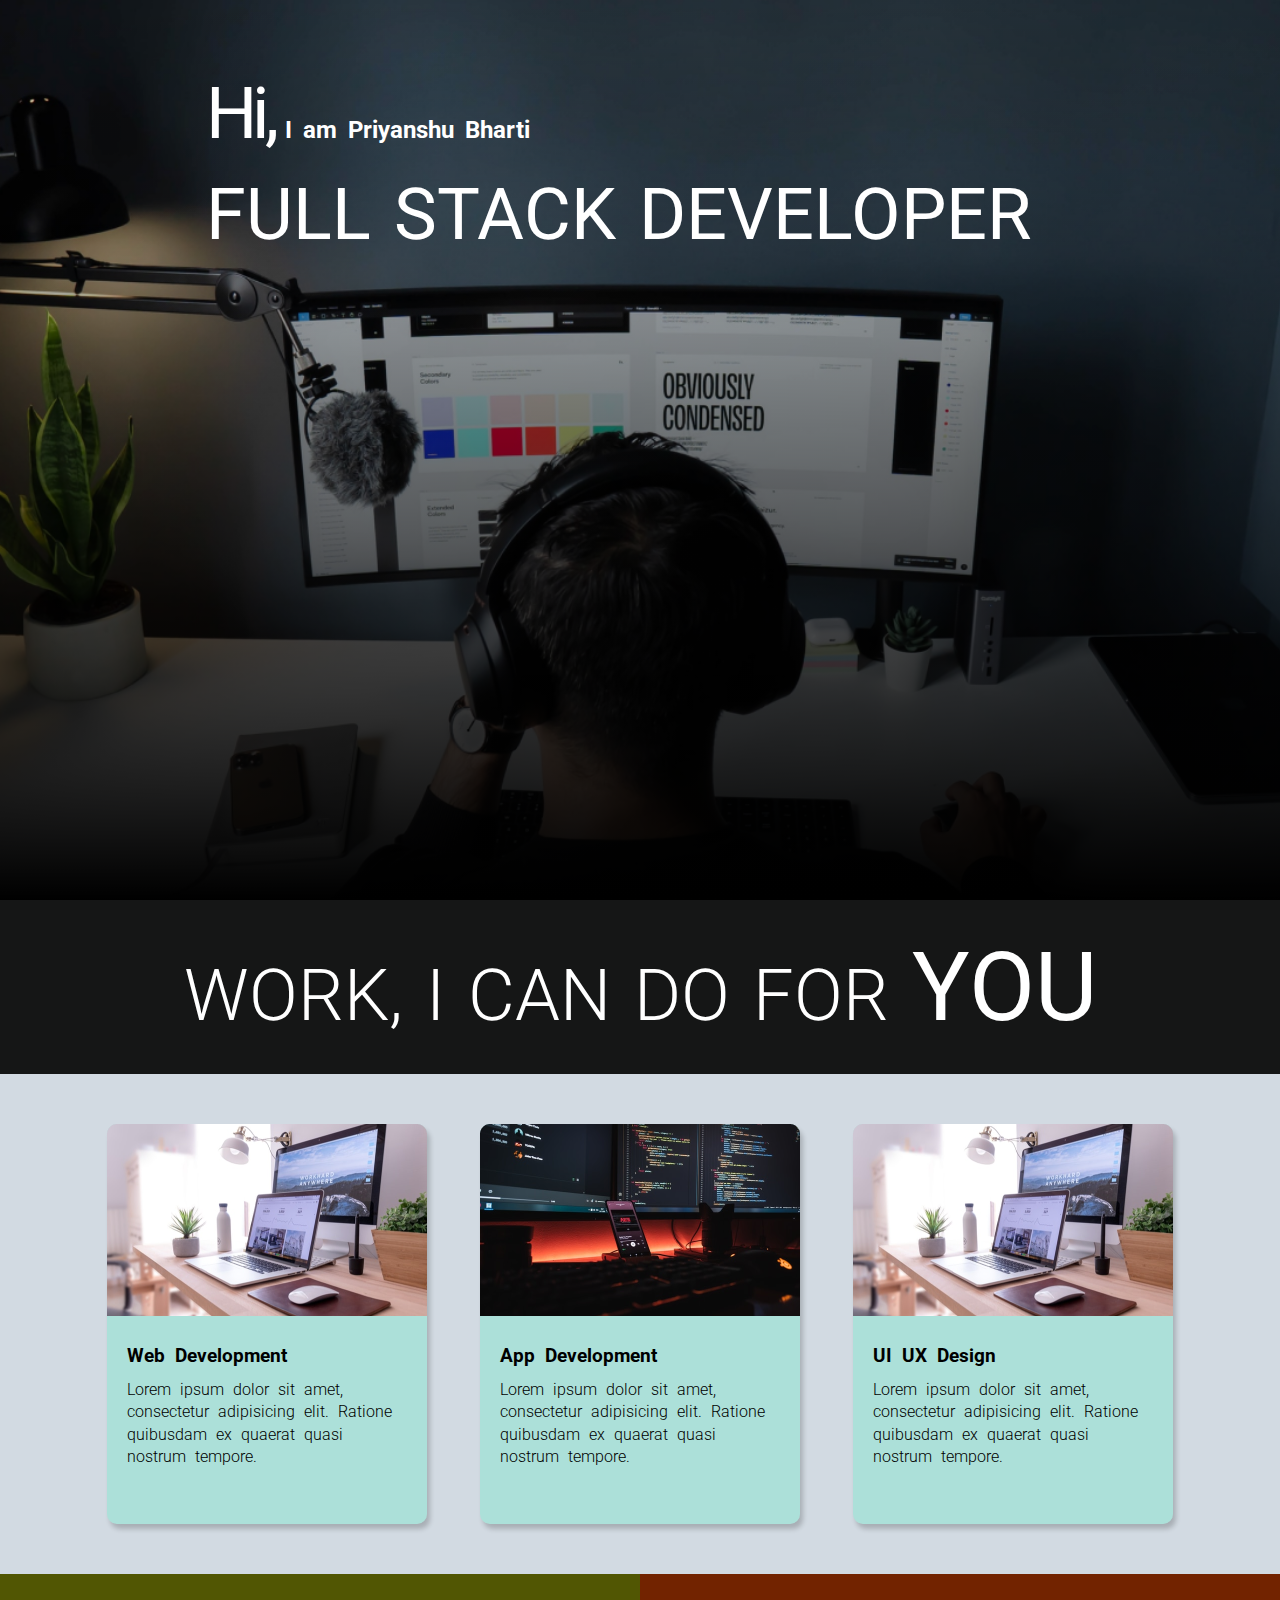
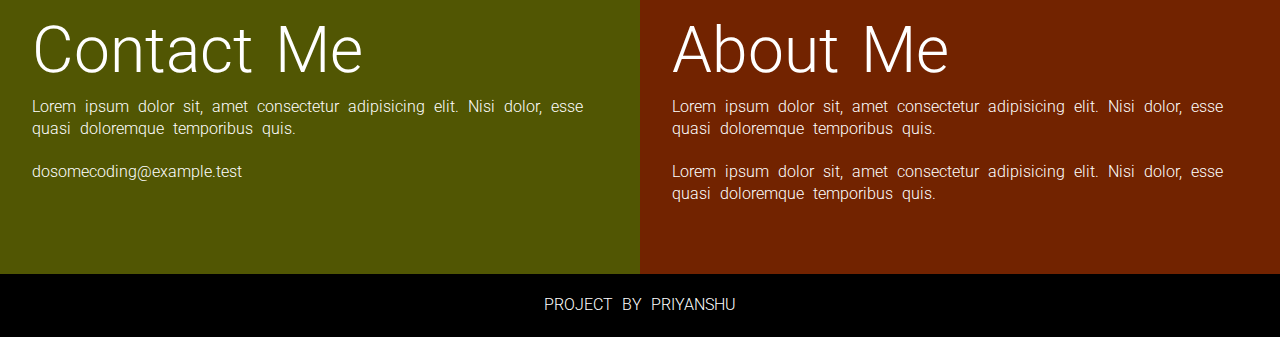
<file: landing-page/index.html>
<!DOCTYPE html>
<html lang="en">
<head>
  <meta charset="UTF-8">
  <meta http-equiv="X-UA-Compatible" content="IE=edge">
  <meta name="viewport" content="width=device-width, initial-scale=1.0">
  <title>Details Website</title>
  <link rel="stylesheet" type="text/css" href="styles.css" ></link>
</head>


<body>
  <section class="hero_section">
    <div class="text_container">
      <h2 class=""><span class="lg_text big-spacing">Hi,</span> I am Priyanshu Bharti</h2>
      <h1 class="lg_text">FULL STACK DEVELOPER</h1>
    </div>
  </section>
  <section class="black_box">
    <h2>WORK, I CAN DO FOR <span>YOU</span></h2>
  </section>
  <section class="work">
    <div class="grid_item">
      <div class="card">
        <div class="image_container">
          <img src="images/web.png" alt="web development" />
        </div>
        <div class="card_content">
          <h3>Web Development</h3>
          <p>
            Lorem ipsum dolor sit amet, consectetur adipisicing elit. Ratione
            quibusdam ex quaerat quasi nostrum tempore.
          </p>
        </div>
      </div>
    </div>
    <div class="grid_item">
      <div class="card">
        <div class="image_container">
          <img src="images/mobile.png" alt="app development" />
        </div>
        <div class="card_content">
          <h3>App Development</h3>
          <p>
            Lorem ipsum dolor sit amet, consectetur adipisicing elit. Ratione
            quibusdam ex quaerat quasi nostrum tempore.
          </p>
        </div>
      </div>
    </div>
    <div class="grid_item">
      <div class="card">
        <div class="image_container">
          <img src="images/web.png" alt="web development" />
        </div>
        <div class="card_content">
          <h3>UI UX Design</h3>
          <p>
            Lorem ipsum dolor sit amet, consectetur adipisicing elit. Ratione
            quibusdam ex quaerat quasi nostrum tempore.
          </p>
        </div>
      </div>
    </div>
  </section>
  <section class="bottom_section">
    <div class="contact">
      <h2>Contact Me</h2>
      <p>
        Lorem ipsum dolor sit, amet consectetur adipisicing elit. Nisi dolor,
        esse quasi doloremque temporibus quis.
      </p>
      <p>dosomecoding@example.test</p>
    </div>
    <div class="about">
      <h2>About Me</h2>

      <p>
        Lorem ipsum dolor sit, amet consectetur adipisicing elit. Nisi dolor,
        esse quasi doloremque temporibus quis.
      </p>
      <p>
        Lorem ipsum dolor sit, amet consectetur adipisicing elit. Nisi dolor,
        esse quasi doloremque temporibus quis.
      </p>
    </div>
  </section>
  <footer>Project By Priyanshu</footer>
</body>
</html>
</file>
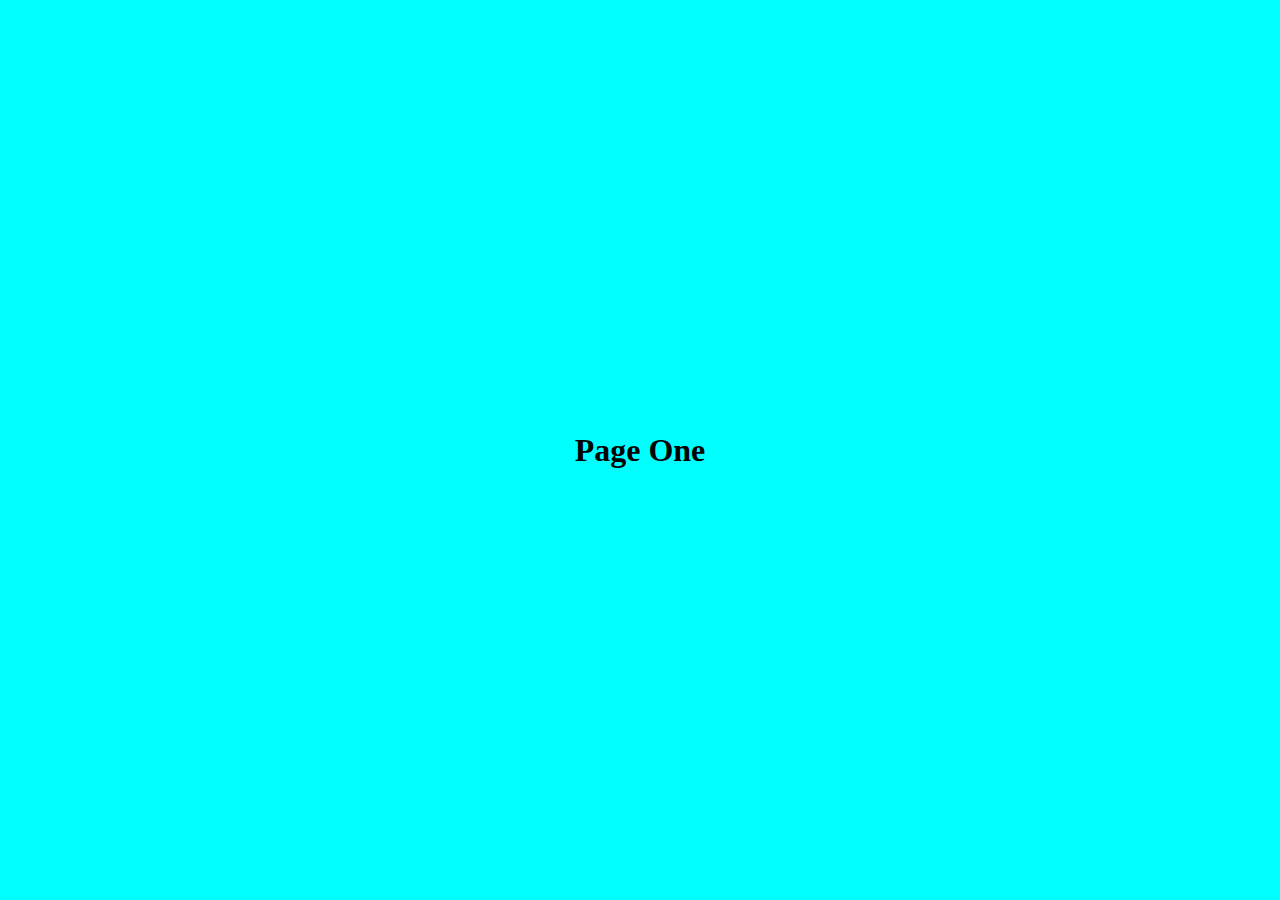
<file: scroll-snapping/index.html>
<!DOCTYPE html>
<html lang="en">
<head>
  <meta charset="UTF-8">
  <meta http-equiv="X-UA-Compatible" content="IE=edge">
  <meta name="viewport" content="width=device-width, initial-scale=1.0">
  <link rel="stylesheet" href="./styles.css">
  <title>Scroll Snaping</title>
</head>
<body>
  <div class="container">
    <section class="one">
      <h1>Page One</h1>
    </section>
    <section class="two">
      <h1>Page two</h1>
    </section>
    <section class="three">
      <h1>Page three</h1>
    </section>
  </div>
</body>
</html>
</file>
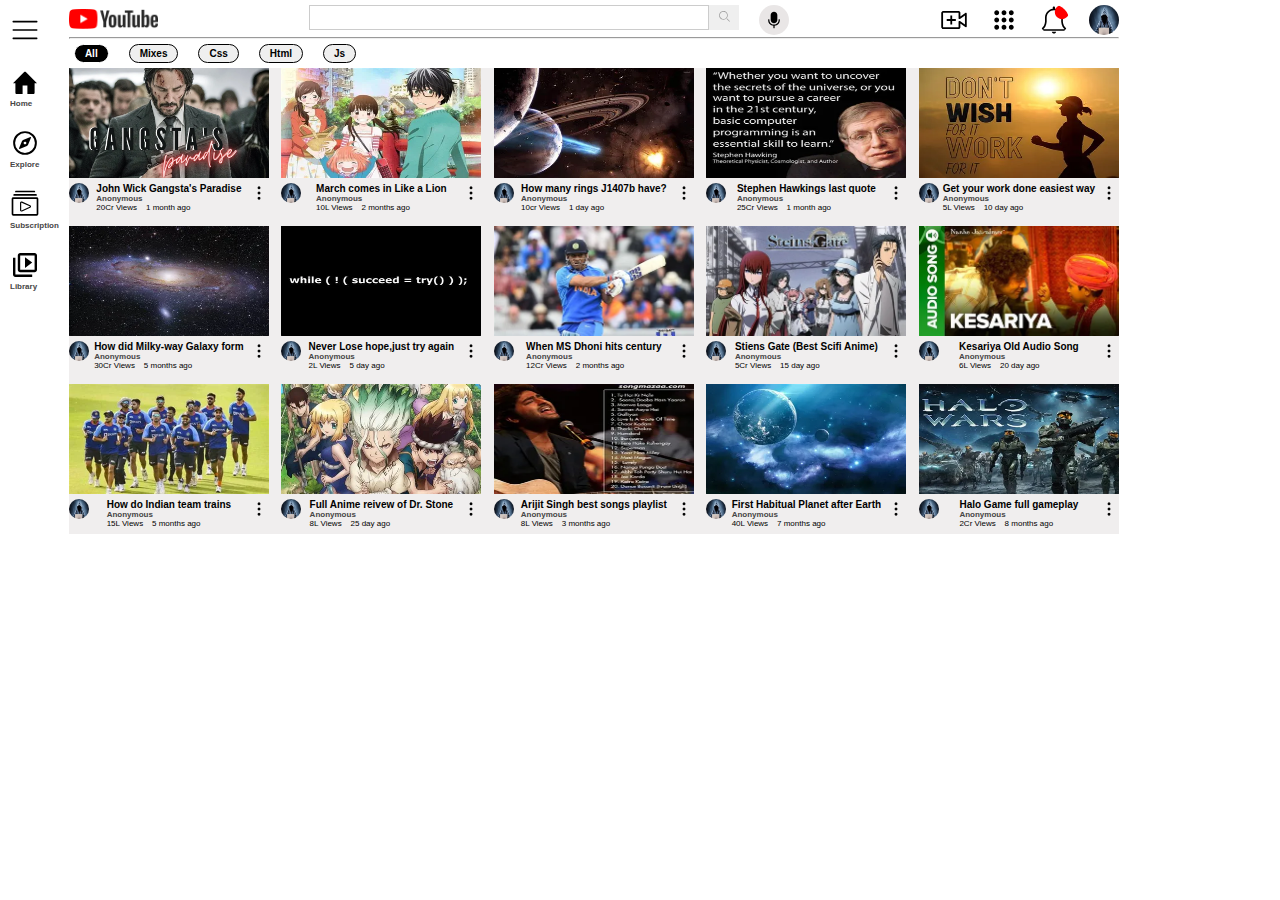
<file: yt-ui-clone/index.html>
<!DOCTYPE html>
<html lang="en">
<head>
  <meta charset="UTF-8">
  <meta http-equiv="X-UA-Compatible" content="IE=edge">
  <meta name="viewport" content="width=device-width, initial-scale=1.0">
  <title>Document</title>
  <link rel="stylesheet" href="styles.css">

</head>
<body>
<div class="main-section">

  <!-- First Div -->
  <div class="first-div">
    <div class="menu">
      <img src="icons/bars.svg" alt="">
    </div>
    <div class="Home">
      <img src="icons/home.svg" alt="">
      <p>Home</p>
    </div>
    <div class="Explore">
      <img src="icons/compass.svg" alt="">
      <p>Explore</p>
    </div>
    <div class="Subscription">
      <img src="icons/video-gallary.svg" alt="">
      <p>Subscription</p>
    </div>
    <div class="library">
      <img src="icons/video-library2.svg" alt="">
      <p>Library</p>
    </div>
  </div>

  <!-- Second Div -->
  <div class="second-div">
    <div class="upper-section">
      <div class="youtube-logo">
        <img src="images/youtube-logo.png" alt="">
      </div>
      <div class="search-section">
        <input type="text">
        <button><img src="icons/search.svg" alt=""></button>
        <img class="mic" src="icons/mic.svg" alt="">
      </div>
      <div class="user-account">
        <img src="icons/video-add.svg" alt="">
        <img src="icons/dot-grid.svg" alt="">
        <img src="icons/bell.svg" alt="">
        <img src="images/avatar.webp" alt="">
      </div>
    </div>
    <div class="mid-section">
      <hr ></hr>
      <div class="suggestion-bar">
        <button class="suggestions first">All</button>
        <button class="suggestions">Mixes</button>
        <button class="suggestions">Css</button>
        <button class="suggestions">Html</button>
        <button class="suggestions">Js</button>
      </div>
    </div>


    <!-- Main Section -->
    <div class="body-section">
      <div class="first-body-section parent">
        
        <div class="video">
          <div class="image-div">
            <img src="images/image1.webp" alt="">
          </div>
          <div class="image-info">
            <img src="images/avatar.webp" alt="">
            <div class="text">
              <h2>John Wick Gangsta's Paradise</h2>
              <p>Anonymous</p>
              <pre>20Cr Views    1 month ago</pre>
            </div>
            <img class="icon" src="icons/more.png" alt="">
          </div>
        </div>

        <div class="video">
          <div class="image-div">
            <img src="images/image2.webp" alt="">
          </div>
          <div class="image-info">
            <img src="images/avatar.webp" alt="">
            <div class="text">
              <h2>March comes in Like a Lion</h2>
              <p>Anonymous</p>
              <pre>10L Views    2 months ago</pre>
            </div>
            <img class="icon" src="icons/more.png" alt="">
          </div>
        </div>
        <div class="video">
          <div class="image-div">
            <img src="images/image3.webp" alt="">
          </div>
          <div class="image-info">
            <img src="images/avatar.webp" alt="">
            <div class="text">
              <h2>How many rings J1407b have?</h2>
              <p>Anonymous</p>
              <pre>10cr Views    1 day ago</pre>
            </div>
            <img class="icon" src="icons/more.png" alt="">
          </div>
        </div>
        <div class="video">
          <div class="image-div">
            <img src="images/image4.webp" alt="">
          </div>
          <div class="image-info">
            <img src="images/avatar.webp" alt="">
            <div class="text">
              <h2>Stephen Hawkings last quote</h2>
              <p>Anonymous</p>
              <pre>25Cr Views    1 month ago</pre>
            </div>
            <img class="icon" src="icons/more.png" alt="">
          </div>
        </div>
        <div class="video">
          <div class="image-div">
            <img src="images/image5.webp" alt="">
          </div>
          <div class="image-info">
            <img src="images/avatar.webp" alt="">
            <div class="text">
              <h2>Get your work done easiest way</h2>
              <p>Anonymous</p>
              <pre>5L Views    10 day ago</pre>
            </div>
            <img class="icon" src="icons/more.png" alt="">
          </div>
        </div>  
      </div>
      <div class="first-body-section parent">
        <div class="video">
          <div class="image-div">
            <img src="images/image6.webp" alt="">
          </div>
          <div class="image-info">
            <img src="images/avatar.webp" alt="">
            <div class="text">
              <h2>How did Milky-way Galaxy form</h2>
              <p>Anonymous</p>
              <pre>30Cr Views    5 months ago</pre>
            </div>
            <img class="icon" src="icons/more.png" alt="">
          </div>
        </div>
        <div class="video">
          <div class="image-div">
            <img src="images/image7.webp" alt="">
          </div>
          <div class="image-info">
            <img src="images/avatar.webp" alt="">
            <div class="text">
              <h2>Never Lose hope,just try again</h2>
              <p>Anonymous</p>
              <pre>2L Views    5 day ago</pre>
            </div>
            <img class="icon" src="icons/more.png" alt="">
          </div>
        </div>
        <div class="video">
          <div class="image-div">
            <img src="images/image8.webp" alt="">
          </div>
          <div class="image-info">
            <img src="images/avatar.webp" alt="">
            <div class="text">
              <h2>When MS Dhoni hits century</h2>
              <p>Anonymous</p>
              <pre>12Cr Views    2 months ago</pre>
            </div>
            <img class="icon" src="icons/more.png" alt="">
          </div>
        </div>
        <div class="video">
          <div class="image-div">
            <img src="images/image9.webp" alt="">
          </div>
          <div class="image-info">
            <img src="images/avatar.webp" alt="">
            <div class="text">
              <h2>Stiens Gate (Best Scifi Anime)</h2>
              <p>Anonymous</p>
              <pre>5Cr Views    15 day ago</pre>
            </div>
            <img class="icon" src="icons/more.png" alt="">
          </div>
        </div>
        <div class="video">
          <div class="image-div">
            <img src="images/image10.webp" alt="">
          </div>
          <div class="image-info">
            <img src="images/avatar.webp" alt="">
            <div class="text">
              <h2>Kesariya Old Audio Song </h2>
              <p>Anonymous</p>
              <pre>6L Views    20 day ago</pre>
            </div>
            <img class="icon" src="icons/more.png" alt="">
          </div>
        </div>  
      </div>
      <div class="first-body-section parent">
        <div class="video">
          <div class="image-div">
            <img src="images/image11.webp" alt="">
          </div>
          <div class="image-info">
            <img src="images/avatar.webp" alt="">
            <div class="text">
              <h2>How do Indian team trains</h2>
              <p>Anonymous</p>
              <pre>15L Views    5 months ago</pre>
            </div>
            <img class="icon" src="icons/more.png" alt="">
          </div>
        </div>
        <div class="video">
          <div class="image-div">
            <img src="images/image12.webp" alt="">
          </div>
          <div class="image-info">
            <img src="images/avatar.webp" alt="">
            <div class="text">
              <h2>Full Anime reivew of Dr. Stone</h2>
              <p>Anonymous</p>
              <pre>8L Views    25 day ago</pre>
            </div>
            <img class="icon" src="icons/more.png" alt="">
          </div>
        </div>
        <div class="video">
          <div class="image-div">
            <img src="images/image13.webp" alt="">
          </div>
          <div class="image-info">
            <img src="images/avatar.webp" alt="">
            <div class="text">
              <h2>Arijit Singh best songs playlist</h2>
              <p>Anonymous</p>
              <pre>8L Views    3 months ago</pre>
            </div>
            <img class="icon" src="icons/more.png" alt="">
          </div>
        </div>
        <div class="video">
          <div class="image-div">
            <img src="images/image14.webp" alt="">
          </div>
          <div class="image-info">
            <img src="images/avatar.webp" alt="">
            <div class="text">
              <h2>First Habitual Planet after Earth</h2>
              <p>Anonymous</p>
              <pre>40L Views    7 months ago</pre>
            </div>
            <img class="icon" src="icons/more.png" alt="">
          </div>
        </div>
        <div class="video">
          <div class="image-div">
            <img src="images/image15.webp" alt="">
          </div>
          <div class="image-info">
            <img src="images/avatar.webp" alt="">
            <div class="text">
              <h2>Halo Game full gameplay</h2>
              <p>Anonymous</p>
              <pre>2Cr Views    8 months ago</pre>
            </div>
            <img class="icon" src="icons/more.png" alt="">
          </div>
        </div>  
      </div>

    </div>
  </div>
</div>

</body>
</html>
</file>
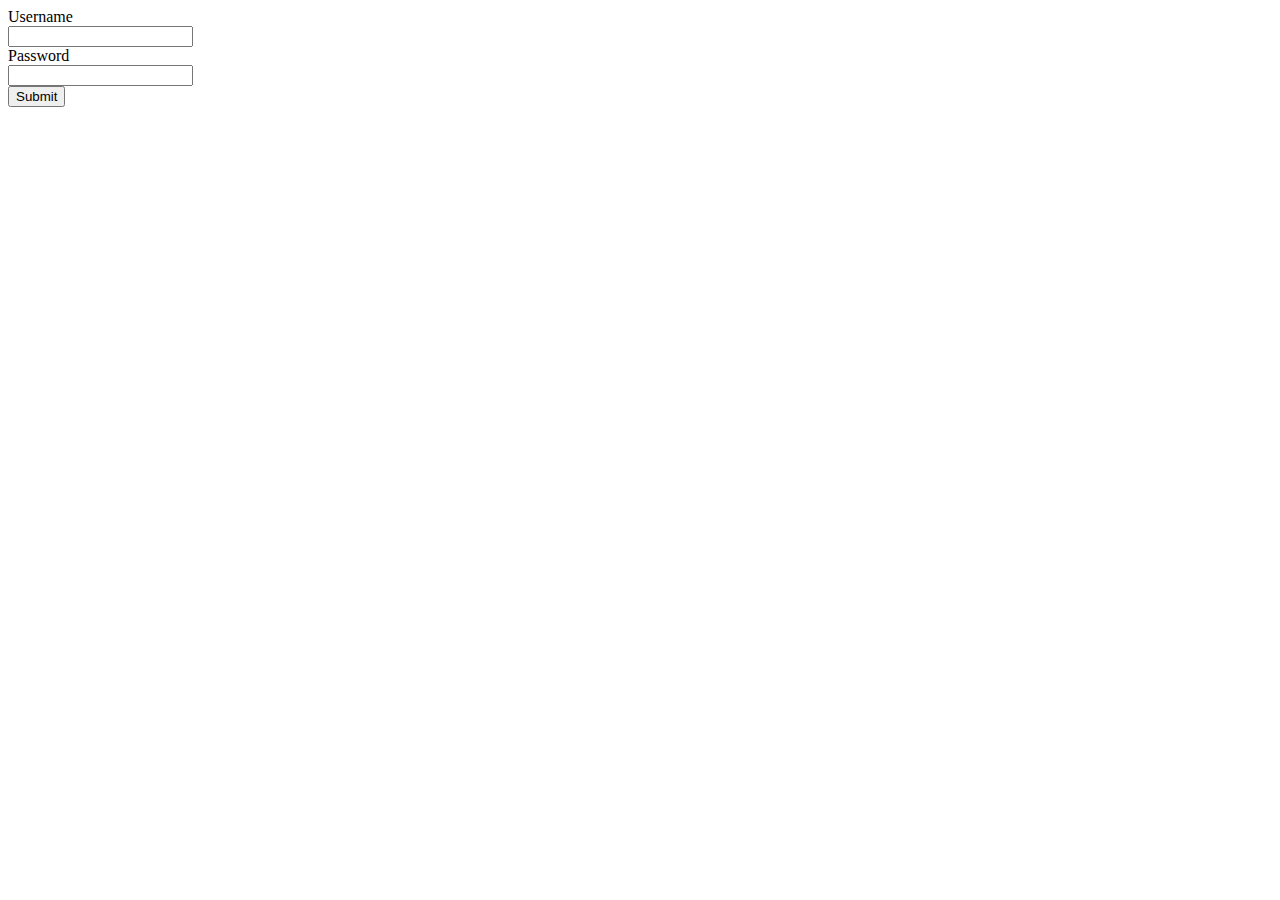
<file: form1.html>
<!DOCTYPE html>
    <head>
        <title>Form Practice 1</title>
    </head>

    <body>
        <form>
            <div>
                <label for="username">Username</label><br>
                <input type="text" id="username" required>
            </div>
            <div>
                <label for="password">Password</label><br>
                <input type="password" id="password" required>
            </div>
            <div>            
                <input type="submit">
            </div>
            </form>
    </body>

</html>
</file>
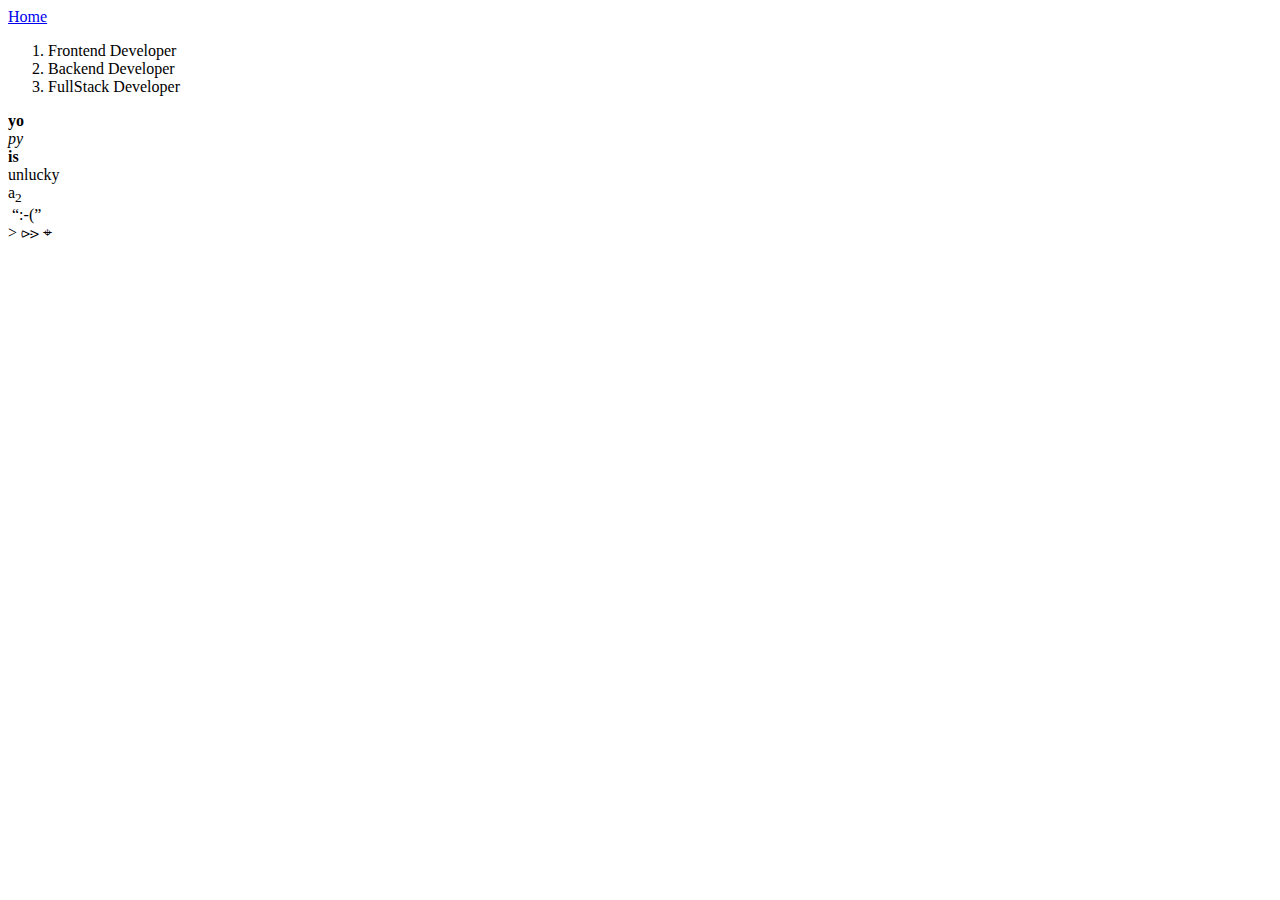
<file: Learning Lists.html>
<!DOCTYPE html>
<title>Flipkart Dummy</title>
<a href="Practice1.html" >Home</a>

    <body> 

    <ol type="cicle">
   
   <li>Frontend Developer</li>
   <li>Backend Developer</li>
   <li>FullStack Developer</li>
</ol>
<b>yo</b> <br>
<i>py </i><br>
<strong> is</strong><br>
unlucky<br>
a<sub>2</sub><br>
&nbsp;<q>:-(</q>
<br>
&gt;
&gtcc;&gtdot;
&target;
    </body>

</html>
</file>
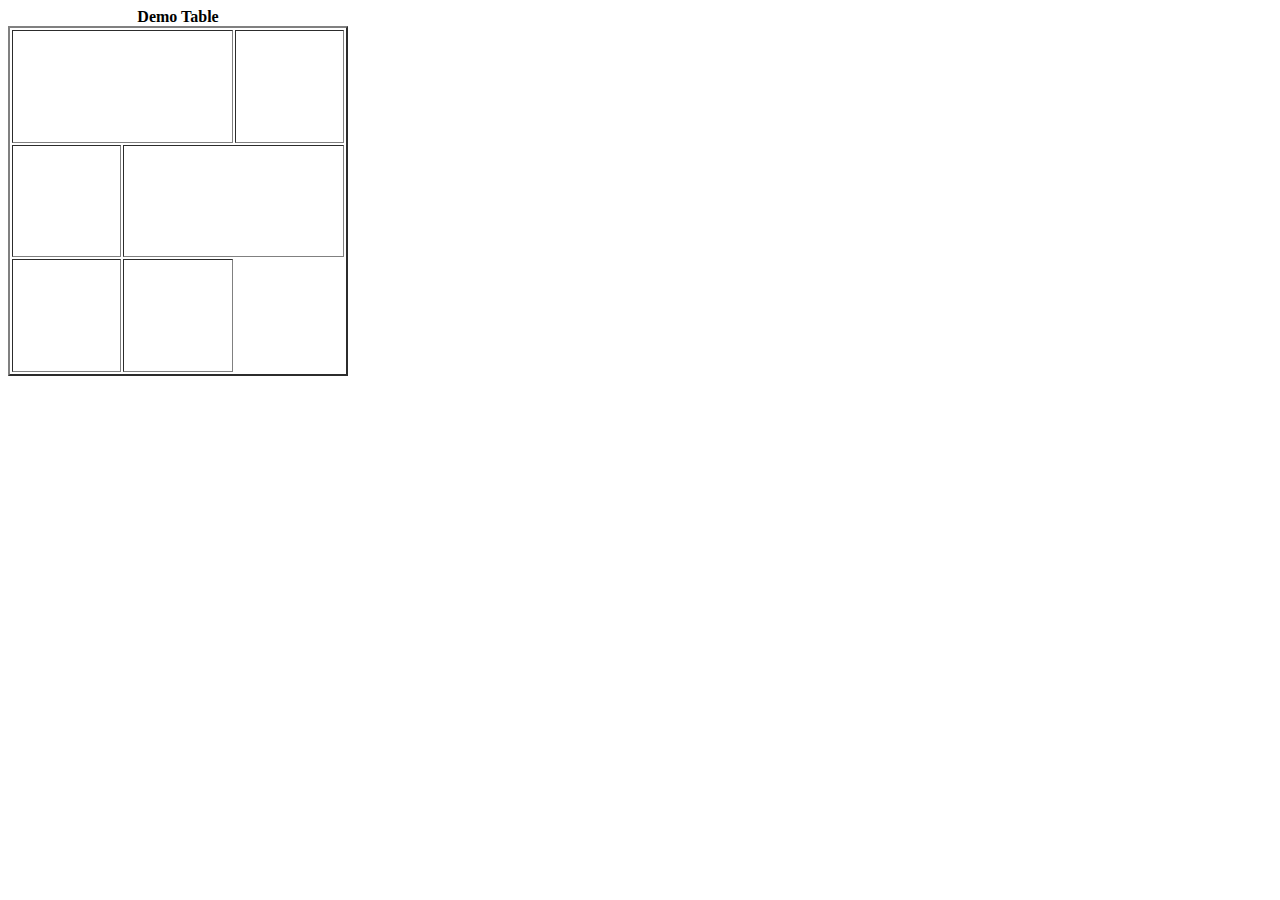
<file: Learning Tables.html>
<!DOCTYPE html>
<title>Learning Tables</title>
<table border="2" style="height: 350px; width:340px;">
<caption><b>Demo Table</b></caption>
    <tr >
        <td colspan="2"></td>

        <td ></td>
    </tr>
    
    <tr> 
        <td> </td>
           
                
                <td colspan="2"></td>
       
            
           
    </tr>
    <tr> 
     
            <td>
            </td>
            <td colspan="1">

            </td>

            </tr>

</table>

    <body> 


    </body>

</html>
</file>
<file: landing-page/styles.css>
@import url("https://fonts.googleapis.com/css2?family=Roboto:ital,wght@0,100;0,300;0,400;0,500;0,700;0,900;1,100;1,300;1,400;1,500;1,700;1,900&display=swap");
* {
  margin: 0;
  padding: 0;
  box-sizing: border-box;
}

html,
body {
  line-height: 1.4;
  font-weight: 300;
  word-spacing: 5px;
  background-color: #d2dae2;
  font-family: "Roboto", sans-serif;
}

.hero_section {
  background: linear-gradient(to top , rgb(0, 0, 0) , transparent) , linear-gradient(to left , rgba(0, 0, 0, 0.1) , transparent) , url(images/developer.png);
  min-height: 100vh;
  background-position: center;
  background-size: cover;
  background-repeat: no-repeat;
}
.text_container {
  color: white;
  max-width: 900px;
  margin: 0 auto;
  padding-top: 64px;
  padding-left: 16px;
}
.lg_text {
  font-size: 72px;
  font-weight: 400;
}
.big-spacing{
  letter-spacing: -5px;
  word-spacing: 15px;
}
.black_box {
  background-color: rgb(0, 0, 0,0.9);
  padding: 20px;
}
.black_box h2 {
  font-size: 72px;
  color: white;
  text-align: center;
  font-weight: 300;
}

.black_box h2 span {
  font-weight: 400;
  font-size: 96px;
}
.work {
  display: grid;
  gap: 20px;
  grid-template-columns: repeat(auto-fit, minmax(320px, 1fr));
  max-width: 1100px;
  margin: 50px auto;
}
.grid_item {
  display: flex;
  justify-content: center;
  align-items: center;
}
.card {
  max-width: 320px;
  height: 400px;
  border-radius: 10px;
  box-shadow: 3px 5px 5px rgba(1, 1, 1, 0.2);
  transition: 0.2s ease-in-out;
  background-color: rgba(85, 239, 196,0.3);
}
.card:hover {
  transform: scale(1.04);
  box-shadow: 3px 5px 5px rgba(1, 1, 1, 0.3);
  transition: 0.2s ease-in-out;
}
.card_content {
  padding: 20px;
}
.card_content h3 {
  margin-bottom: 10px;
}
.bottom_section {
  display: flex;
}
.contact {
  background-color: #515603;
}
.about {
  background-color: #722300;
}

.contact,
.about {
  min-height: 300px;
  padding: 32px;
  color: white;
}
.about h2,
.contact h2 {
  font-size: 64px;
  font-weight: 300;
}
.about p,
.contact p {
  margin-bottom: 20px;
}

footer {
  text-align: center;
  text-transform: uppercase;
  background-color: #000;
  padding: 20px;
  color: white;
}

@media (max-width: 786px) {
  .hero_section{
    min-height: 50vh;
  }
  .text_container{
    padding: 10px 0;
    text-align: center;
  }
  .lg_text{
    font-size: 32px;
  }
  .black_box h2{
    font-size: 24px;
  }
  .black_box span{
    font-weight: 400;
  }
  
}
</file>
<file: scroll-snapping/styles.css>
*{
  margin: 0;
  padding: 0;
  box-sizing: border-box;
}
/* ---for Y-Axis(Up to Down)--- */
/* .container{
  scroll-snap-type: y mandatory;
  height: 100vh;
  overflow-y: scroll;
}
section{
  height: 100vh;
  scroll-snap-align: start;
  
  display: flex;
  justify-content: center;
  align-items: center;
} */
/* ---for X-Axis(Left to Right)--- */
.container{
  position: relative;
  scroll-snap-type:x mandatory;
  width: 100%;
  display: flex;
  overflow-x: scroll;
}
section{
  min-width: 100%;
  height: 100vh;
  scroll-snap-align: start;

  
  display: flex;
  justify-content: center;
  align-items: center;
}
.one{
  background-color: aqua;
}
.two{
  background-color: blanchedalmond;
}
.three{
  background-color: aquamarine;
}
</file>
<file: yt-ui-clone/styles.css>
*{
  margin: 0;
  padding: 0;
  box-sizing: border-box;
  font-weight: 400;
  font-family: sans-serif;
}
h2,p{
  font-weight: bolder;
}
p{
  color: rgb(71, 70, 70);
}
img{
  width: 100%;
  height: 100%;
}
.main-section{
  display: flex;
  width: 6%;
}
.first-div{
  margin: 5px auto;
  padding: 10px 10px;
  display: flex;
  flex-direction: column;
  gap: 20px;
  font-size: 8px;
}
.first-div img{
  width: 30px;
  height: 30px;
}
.second-div{
  margin-top: 5px;
  /* width: 100%; */
  display: flex;
  flex-direction: column;
}
.user-account img{
  width: 30px;
  height: 30px;
  border-radius: 50%;
}
.upper-section{
  display: flex;
  justify-content: space-between;
}
.upper-section img{
  /* width: 30px; */
  height: 30px;
}
.upper-section .youtube-logo img{
  height: 20px;
  margin-top: 4px;
}
.search-section{
  display: flex;
  height: 25px;
}
.search-section input{
  width: 400px;
  border: 0.5px solid #ccc;
}
.search-section button{
  border: none;
}
.search-section button img{
  width: 30px;
  height: 12px;
}
.mic{
  margin-left: 20px;
  max-width: 30px;
  padding: 5px;
  border-radius: 50%;
  background-color: rgb(233, 230, 230);
}
.user-account{
  display: flex;
  gap: 20px;
}

.mid-section{
  margin-top: 2px;
  max-height: 40px;
}
hr{
  width: 1050px;
}

.suggestion-bar{
  margin: 5px;
  display: flex;
  gap:20px;
}
.suggestions{
  border: 1px solid;
  color: black;
  border-radius: 15px;
  padding: 3px 10px;
  font-size: 10px;
  font-weight:550 ;
}
.suggestion-bar .first{
  background-color: black;
  color:white
}
.image-info img,text,img{
  width: 100%;
  height: 100%;
}
.video{
  width: 200px;
  height: 150px;
}
.image-div{
  width: 200px;
  height: 110px;
}
.image-info{
  margin-top: 5px;
  display: flex;
  justify-content: space-between;
}
.image-info img{
  width: 20px;
  height: 20px;
  border-radius: 50%;
}

.text h2{
  
  font-size: 10px;
}
.text p,pre{
  font-size: 8px;
}
.parent{
  display: flex;
  justify-content: space-between;
}
.body-section{
  display: flex;
  flex-direction: column;
  gap: 8px;
  background-color: rgb(240, 238, 238);
}
</file>
